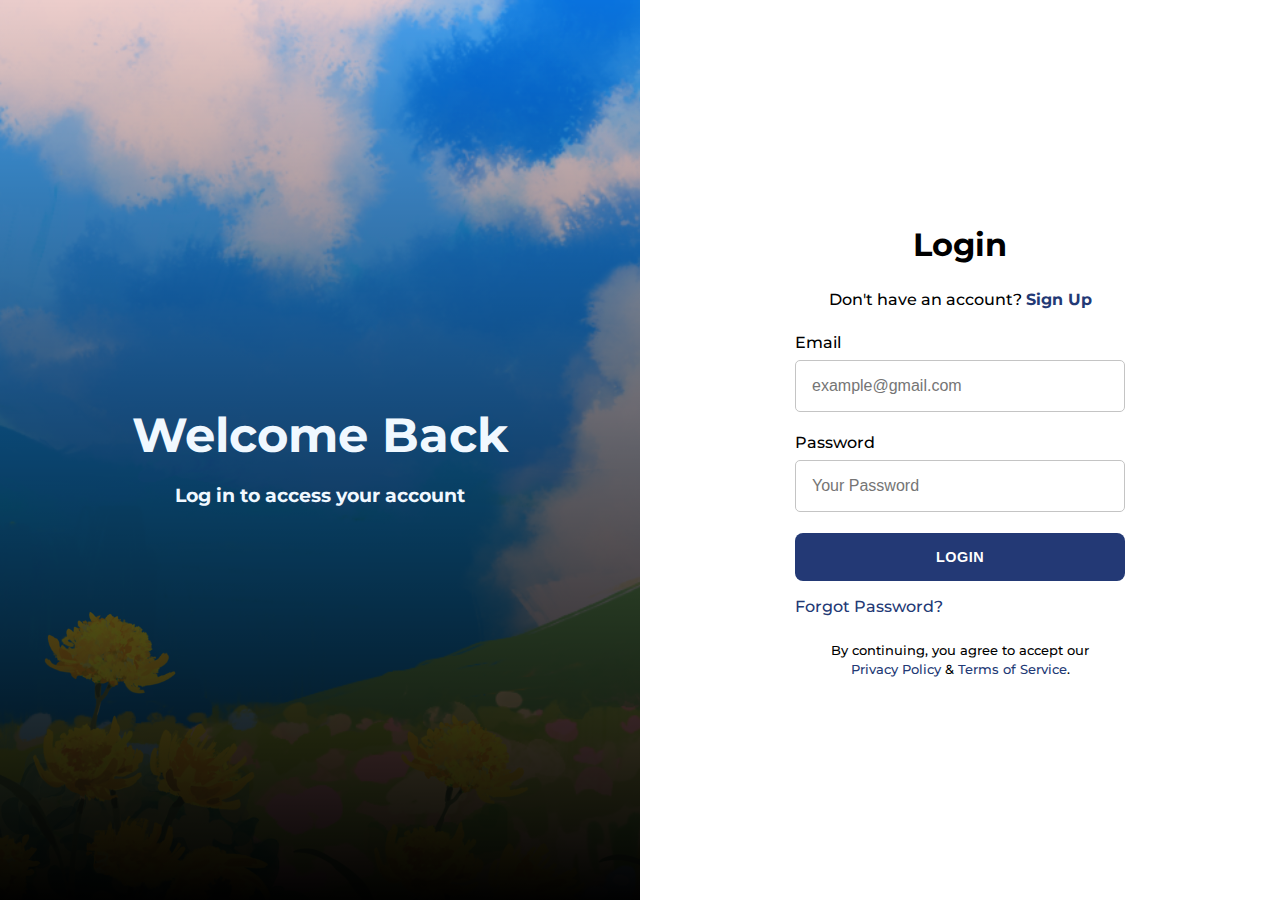
<file: index.html>
<!-- login.html -->

<!DOCTYPE html>
<html lang="en">
<head>
    <meta charset="UTF-8">
    <meta name="viewport" content="width=device-width, initial-scale=1.0">
    <link rel="stylesheet" href="loginStyle.css">
    <title>Login</title>
</head>
<body>
    <div class="split-screen">
        <div class="left">
            <section class="copy">
                <h1>Welcome Back</h1>
                <p>Log in to access your account</p>
            </section>
        </div>
        <div class="right">
            <form>
                <section class="copy">
                    <h2>Login</h2>
                    <div class="login-container">
                        <p>
                            Don't have an account? <a href="signup.html"><strong>Sign Up</strong></a>
                        </p>
                    </div>
                </section>
                <div class="input-container email">
                    <label for="email">Email</label>
                    <input type="email" id="email" class="email" placeholder="example@gmail.com" />
                </div>
                <div class="input-container password">
                    <label for="password">Password</label>
                    <input type="password" id="password" class="password" placeholder="Your Password" />
                </div>
                <button class="login-btn" type="submit"><a href="HOME/Home.html" style="text-decoration: none; color: white;">Login</a></button>
                <p class="forgot-password"><a href="forgotpass.html">Forgot Password?</a></p>
                <section class="copy legal">
                    <p>
                        <span class="small">By continuing, you agree to accept our <a href="#">Privacy Policy</a> &amp; <a href="#">Terms of Service</a>.</span>
                    </p>
                </section>
            </form>
        </div>
    </div>
</body>
</html>
</file>
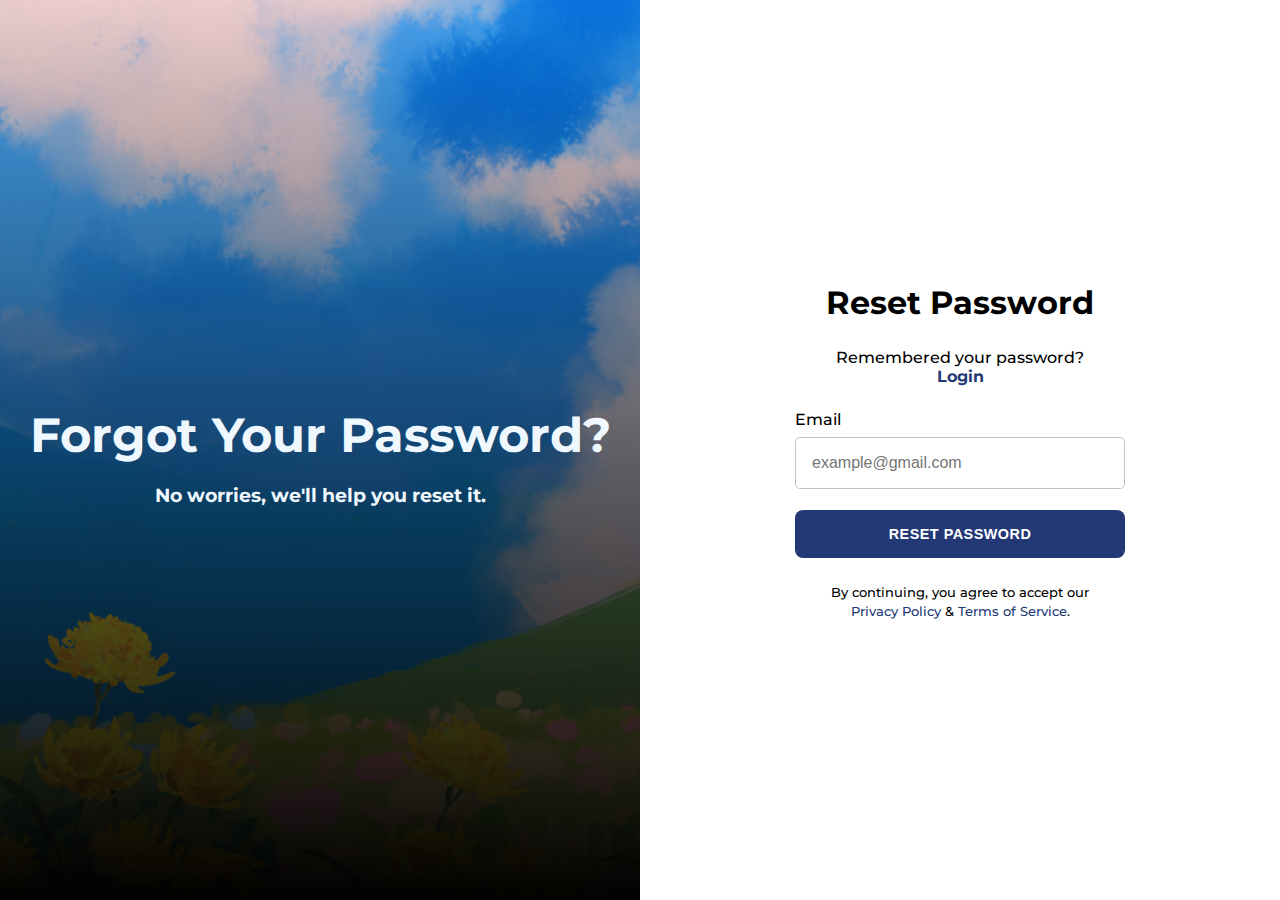
<file: forgotpass.html>
<!-- forgotpassword.html -->

<!DOCTYPE html>
<html lang="en">
<head>
    <meta charset="UTF-8">
    <meta name="viewport" content="width=device-width, initial-scale=1.0">
    <link rel="stylesheet" href="loginStyle.css">
    <title>Forgot Password</title>
</head>
<body>
    <div class="split-screen">
        <div class="left">
            <section class="copy">
                <h1>Forgot Your Password?</h1>
                <p>No worries, we'll help you reset it.</p>
            </section>
        </div>
        <div class="right">
            <form>
                <section class="copy">
                    <h2>Reset Password</h2>
                    <div class="login-container">
                        <p>
                            Remembered your password? <a href="index.html"><strong>Login</strong></a>
                        </p>
                    </div>
                </section>
                <div class="input-container email">
                    <label for="email">Email</label>
                    <input type="email" id="email" class="email" placeholder="example@gmail.com" />
                </div>
                <button class="reset-btn" type="submit">Reset Password</button>
                <section class="copy legal">
                    <p>
                        <span class="small">By continuing, you agree to accept our <a href="#">Privacy Policy</a> &amp; <a href="#">Terms of Service</a>.</span>
                    </p>
                </section>
            </form>
        </div>
    </div>
</body>
</html>
</file>
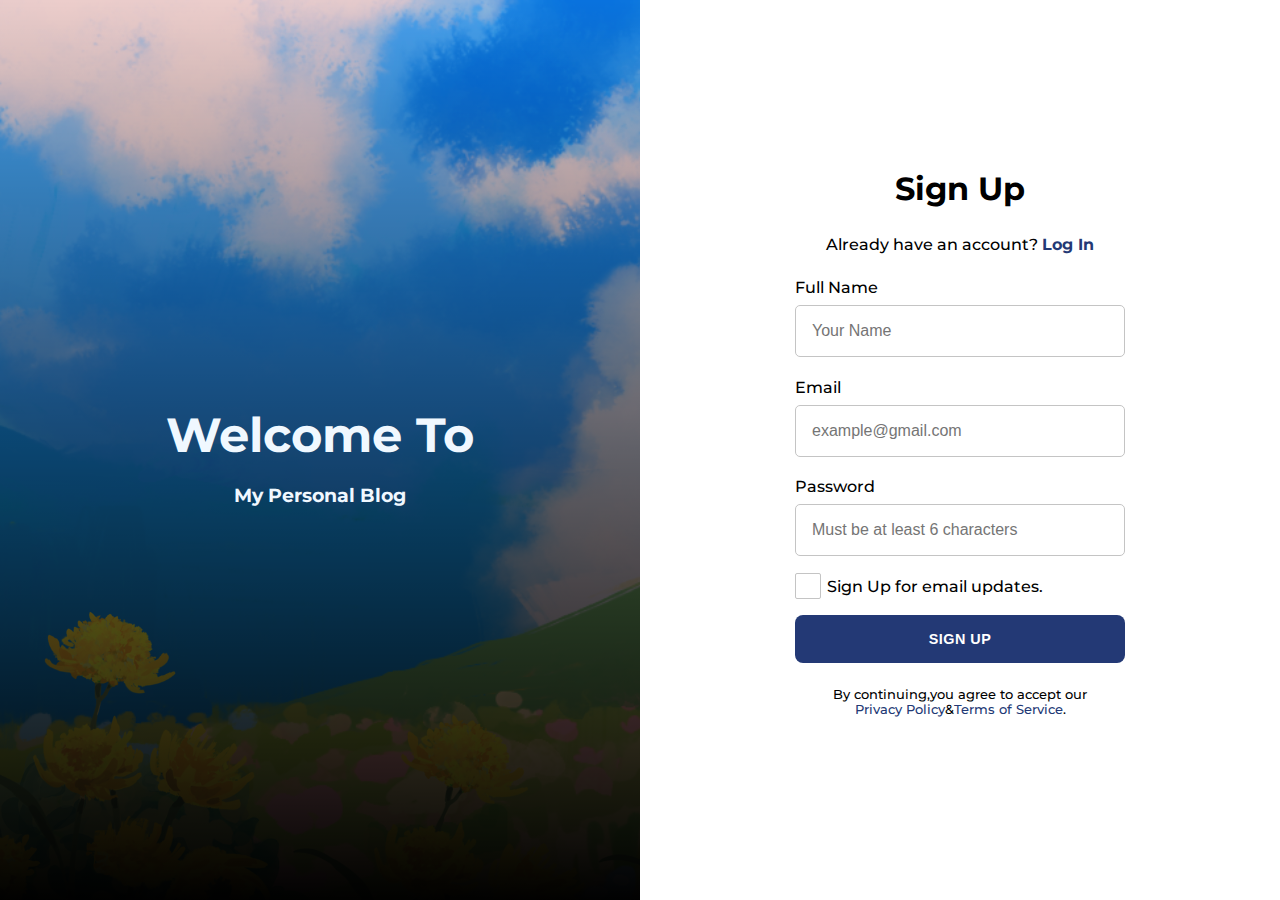
<file: signup.html>
<html lang="en">
  <head>
    <meta charset="UTF-8" />
    <meta name="viewport" content="width=device-width, initial-scale=1.0" />
    <link rel="stylesheet" href="loginStyle.css" />
    <title>Sign Up</title>
  </head>
  <body>
    <div class="split-screen">
      <div class="left">
        <section class="copy">
          <h1>Welcome To</h1>
          <p>My Personal Blog</p>
        </section>
      </div>
      <div class="right">
        <form>
          <section class="copy">
            <h2>Sign Up</h2>
            <div class="login-container">
              <p>
                Already have an account? <a href="index.html"><strong>Log In</strong></a>
              </p>
            </div>
          </section>
          <div class="input-container name">
            <label for="fname">Full Name</label>
            <input type="text" id="fname" class="fname" placeholder="Your Name" />
          </div>
          <div class="input-container email">
            <label for="email">Email</label>
            <input type="email" id="email" class="email" placeholder="example@gmail.com" />
          </div>
          <div class="input-container password">
            <label for="password">Password</label>
            <input type="password" id="password" class="password" placeholder="Must be at least 6 characters" />
          </div>
          <div class="input-container cta">
            <label class="checkbox-container">
              <input type="checkbox" />
              <span class="checkmark"></span>
              Sign Up for email updates.
            </label>
          </div>
          <button class="login-btn" type="submit"><a href="index.html" style="text-decoration: none; color: white;">Sign Up</a></button>          <section class="copy legal">
            <p>
              <span class="small"
                >By continuing,you agree to accept our <br />
                <a href="#">Privacy Policy</a>&amp;<a href="#">Terms of Service</a>.</span
              >
            </p>
          </section>
        </form>
      </div>
    </div>
  </body>
</html>
</file>
<file: loginStyle.css>
@import url("https://fonts.googleapis.com/css2?family=Montserrat:wght@400;500;700&display=swap");

:root {
  --primary-blue: #233975;
}
body {
  padding: 0;
  margin: 0;
  font-family: "Montserrat", sans-serif;
  font-weight: 500;
}
/* Add this CSS for the button */
.signup-btn,
.login-btn,
.reset-btn {
    display: block;
    width: 100%;
    background: var(--primary-blue);
    color: white;
    font-weight: 700;
    border: none;
    padding: 1rem;
    border-radius: 8px;
    font-size: 0.9rem;
    text-transform: uppercase;
    letter-spacing: 0.5px;
    transition: background 0.3s ease-in-out;
}

.signup-btn:hover,
.login-btn:hover,
.reset-btn:hover {
    background: linear-gradient(to right, #233975, #4f6ec2); /* Change gradient colors as needed */
    cursor: pointer;
}

h1 {
  font-size: 3rem;
  margin-bottom: 0;
  font-weight: 700;
}
h2 {
  font-size: 2rem;
  font-weight: 700;
}
a {
  text-decoration: none;
  color: var(--primary-blue);
}
a:hover {
  text-decoration: underline;
}
.small {
  font-size: 80%;
  text-align: center;
}
.split-screen {
  display: flex;
  flex-direction: column;
}
.left {
  height: 250px;
}
.left,
.right {
  display: flex;
  justify-content: center;
  align-items: center;
}
.left {
  background: linear-gradient(rgba(255, 255, 255, 0.301), rgba(255, 255, 255, 0.884)), url(img/1.png);
  background-size: cover;
}
.left .copy {
  text-align: center;
  --webkit-font-smoothing: antialiased;
  -moz-osx-font-smoothing: grayscale;
}
.left p {
  font-size: 1.2rem;
  font-weight: bold;
}
.right .copy {
  color: black;
  text-align: center;
}
.right .copy p {
  margin: 1.5em;
  font-size: 1rem;
}
.right form {
  width: 330px;
}
form input[type="text"],
form input[type="email"],
form input[type="password"] {
  display: block;
  width: 100%;
  box-sizing: border-box;
  border-radius: 5px;
  border: 1px solid #c4c4c4;
  padding: 1em;
  margin-bottom: 1.3rem;
  font-size: 1rem;
}
label {
  display: block;
  margin-bottom: 0.5rem;
  font-size: 1rem;
}
.error-message {
  color: red;
  font-size: 12px;
}
.checkbox-container input {
  position: absolute;
  opacity: 0;
  cursor: pointer;
  height: 0;
  width: 0;
}
.checkbox-container {
  display: block;
  position: relative;
  padding-left: 2rem;
  cursor: pointer;
  user-select: none;
  margin: 0 0 1.2rem 0;
}
.checkbox-container input:checked ~ .checkmark {
  background-color: var(--primary-blue);
  border: px solid var(--primary-blue);
}
.checkmark {
  position: absolute;
  width: 24px;
  height: 24px;
  background: white;
  border: 1px solid #c4c4c4;
  border-radius: 2px;
  top: -4px;
  left: 0;
}
.checkmark::after {
  content: "";
  position: absolute;
  display: none;
}
.checkbox-container input:checked ~ .checkmark:after {
  display: block;
}
.checkbox-container .checkmark::after {
  border: solid white;
  border-width: 0 3px 3px 0;
  width: 5px;
  height: 10px;
  left: 8px;
  top: 4px;
  transform: rotate(45deg);
}
.signup-btn {
  display: block;
  width: 100%;
  background: var(--primary-blue);
  color: white;
  font-weight: 700;
  border: none;
  padding: 1rem;
  border-radius: 8px;
  font-size: 0.9rem;
  text-transform: uppercase;
  letter-spacing: 0.5px;
}
.signup-btn:hover {
  background: #4f6ec2;
  cursor: pointer;
}

@media screen and (min-width: 900px) {
  .split-screen {
    flex-direction: row;
    height: 100vh;
  }
  h1 {
    color: aliceblue;
  }
  .left,
  .right {
    display: flex;
    width: 50%;
    height: auto;
  }
  .left {
    background: linear-gradient(rgba(0, 0, 0, 0), rgba(0, 0, 0, 0.993)), url("img/1.png");
  }
  .left p {
    color: aliceblue;
  }
}
</file>
